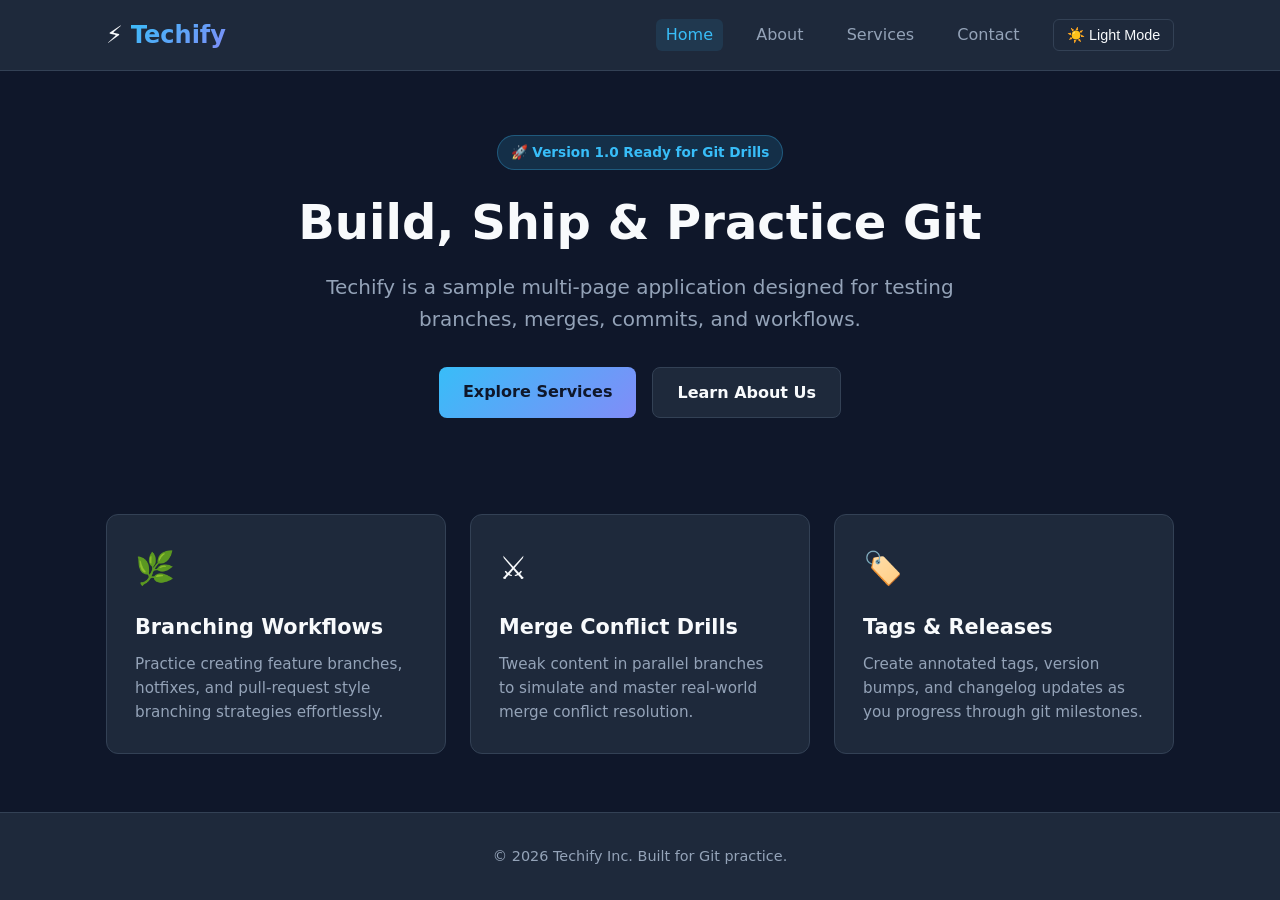
<file: index.html>
<!DOCTYPE html>
<html lang="en" data-theme="dark">
<head>
  <meta charset="UTF-8">
  <meta name="viewport" content="width=device-width, initial-scale=1.0">
  <title>Techify - Modern Developer Platform</title>
  <link rel="stylesheet" href="css/styles.css">
</head>
<body>
  <!-- Header / Navigation -->
  <header>
    <div class="container navbar">
      <a href="index.html" class="logo">⚡ <span>Techify</span></a>
      <nav>
        <ul class="nav-links">
          <li><a href="index.html">Home</a></li>
          <li><a href="about.html">About</a></li>
          <li><a href="services.html">Services</a></li>
          <li><a href="contact.html">Contact</a></li>
          <li><button id="theme-toggle" class="theme-toggle-btn">☀️ Light Mode</button></li>
        </ul>
      </nav>
    </div>
  </header>

  <!-- Hero Section -->
  <main class="container">
    <section class="hero">
      <span class="badge">🚀 Version 1.0 Ready for Git Drills</span>
      <h1>Build, Ship & Practice Git</h1>
      <p>Techify is a sample multi-page application designed for testing branches, merges, commits, and workflows.</p>
      <div class="cta-group">
        <a href="services.html" class="btn btn-primary">Explore Services</a>
        <a href="about.html" class="btn btn-secondary">Learn About Us</a>
      </div>
    </section>

    <!-- Highlights Grid -->
    <section>
      <div class="grid">
        <div class="card">
          <div class="card-icon">🌿</div>
          <h3>Branching Workflows</h3>
          <p>Practice creating feature branches, hotfixes, and pull-request style branching strategies effortlessly.</p>
        </div>
        <div class="card">
          <div class="card-icon">⚔️</div>
          <h3>Merge Conflict Drills</h3>
          <p>Tweak content in parallel branches to simulate and master real-world merge conflict resolution.</p>
        </div>
        <div class="card">
          <div class="card-icon">🏷️</div>
          <h3>Tags & Releases</h3>
          <p>Create annotated tags, version bumps, and changelog updates as you progress through git milestones.</p>
        </div>
      </div>
    </section>
  </main>

  <!-- Footer -->
  <footer>
    <div class="container">
      <p>&copy; <span id="current-year">2026</span> Techify Inc. Built for Git practice.</p>
    </div>
  </footer>

  <script src="js/app.js"></script>
</body>
</html>
</file>
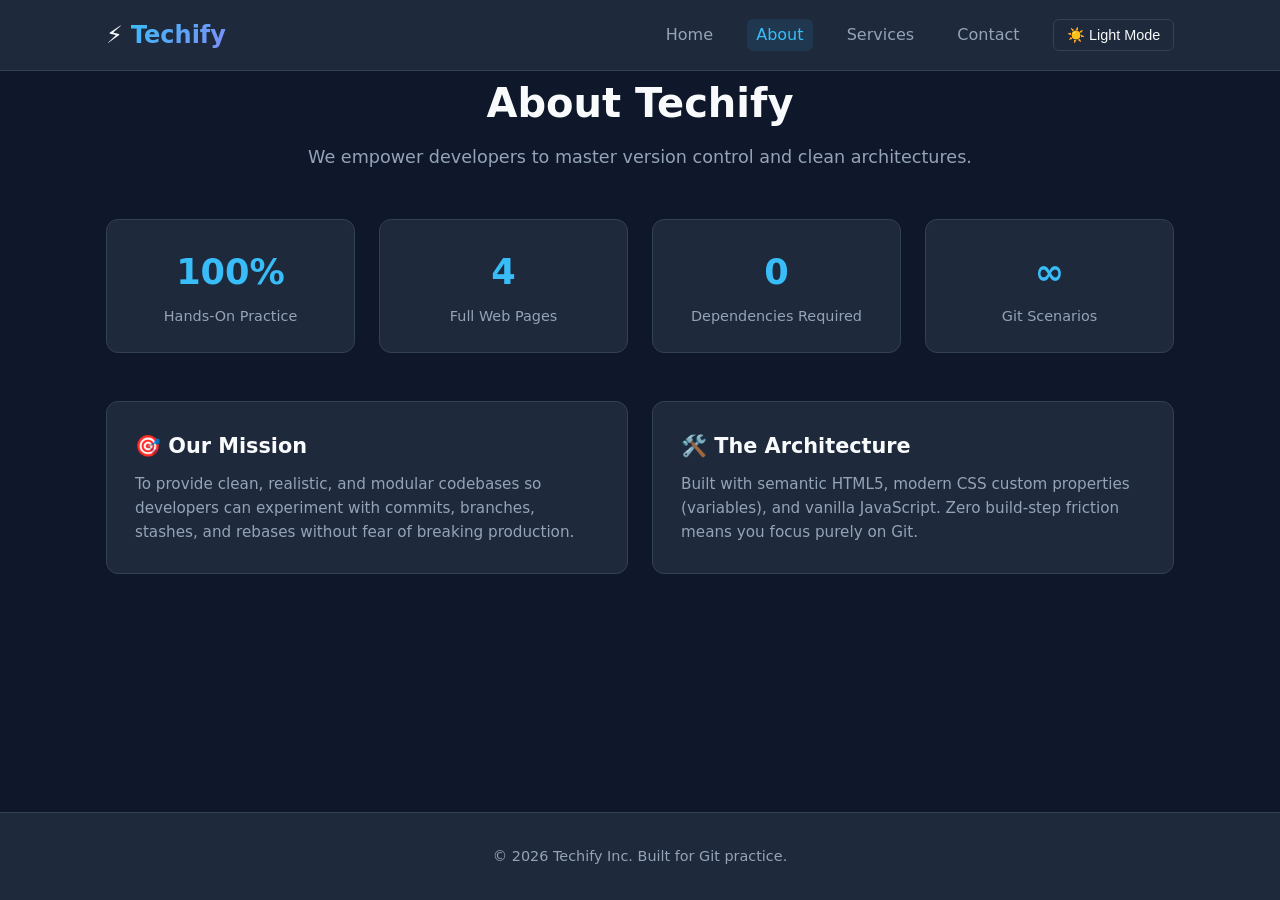
<file: about.html>
<!DOCTYPE html>
<html lang="en" data-theme="dark">
<head>
  <meta charset="UTF-8">
  <meta name="viewport" content="width=device-width, initial-scale=1.0">
  <title>About Us - Techify</title>
  <link rel="stylesheet" href="css/styles.css">
</head>
<body>
  <!-- Header / Navigation -->
  <header>
    <div class="container navbar">
      <a href="index.html" class="logo">⚡ <span>Techify</span></a>
      <nav>
        <ul class="nav-links">
          <li><a href="index.html">Home</a></li>
          <li><a href="about.html">About</a></li>
          <li><a href="services.html">Services</a></li>
          <li><a href="contact.html">Contact</a></li>
          <li><button id="theme-toggle" class="theme-toggle-btn">☀️ Light Mode</button></li>
        </ul>
      </nav>
    </div>
  </header>

  <main class="container">
    <div class="page-header">
      <h1>About Techify</h1>
      <p>We empower developers to master version control and clean architectures.</p>
    </div>

    <!-- Stats -->
    <div class="stats-grid">
      <div class="stat-item">
        <div class="stat-number">100%</div>
        <div class="stat-label">Hands-On Practice</div>
      </div>
      <div class="stat-item">
        <div class="stat-number">4</div>
        <div class="stat-label">Full Web Pages</div>
      </div>
      <div class="stat-item">
        <div class="stat-number">0</div>
        <div class="stat-label">Dependencies Required</div>
      </div>
      <div class="stat-item">
        <div class="stat-number">∞</div>
        <div class="stat-label">Git Scenarios</div>
      </div>
    </div>

    <!-- Our Story -->
    <div class="grid">
      <div class="card">
        <h3>🎯 Our Mission</h3>
        <p>To provide clean, realistic, and modular codebases so developers can experiment with commits, branches, stashes, and rebases without fear of breaking production.</p>
      </div>
      <div class="card">
        <h3>🛠️ The Architecture</h3>
        <p>Built with semantic HTML5, modern CSS custom properties (variables), and vanilla JavaScript. Zero build-step friction means you focus purely on Git.</p>
      </div>
    </div>
  </main>

  <footer>
    <div class="container">
      <p>&copy; <span id="current-year">2026</span> Techify Inc. Built for Git practice.</p>
    </div>
  </footer>

  <script src="js/app.js"></script>
</body>
</html>
</file>
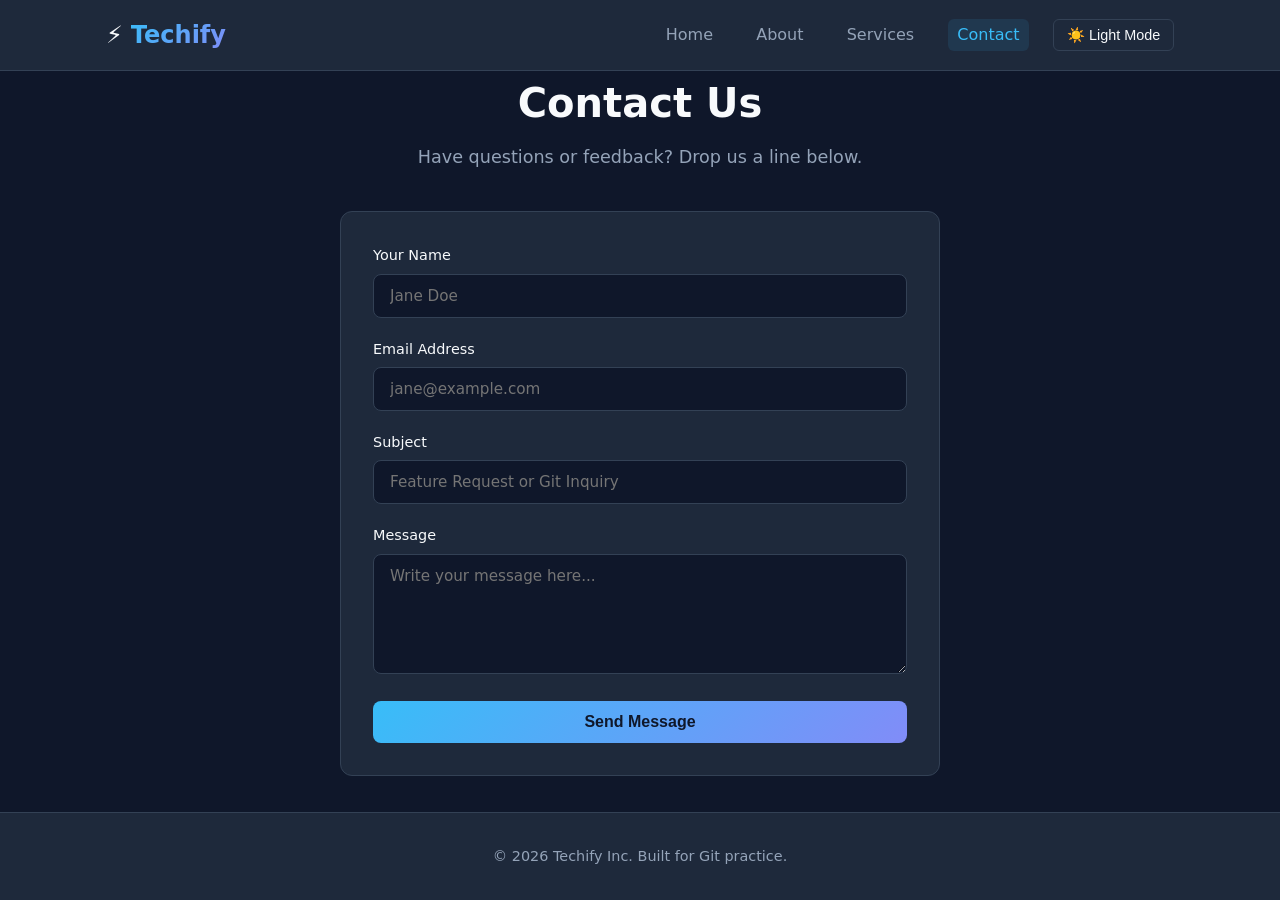
<file: contact.html>
<!DOCTYPE html>
<html lang="en" data-theme="dark">
<head>
  <meta charset="UTF-8">
  <meta name="viewport" content="width=device-width, initial-scale=1.0">
  <title>Contact Us - Techify</title>
  <link rel="stylesheet" href="css/styles.css">
</head>
<body>
  <!-- Header / Navigation -->
  <header>
    <div class="container navbar">
      <a href="index.html" class="logo">⚡ <span>Techify</span></a>
      <nav>
        <ul class="nav-links">
          <li><a href="index.html">Home</a></li>
          <li><a href="about.html">About</a></li>
          <li><a href="services.html">Services</a></li>
          <li><a href="contact.html">Contact</a></li>
          <li><button id="theme-toggle" class="theme-toggle-btn">☀️ Light Mode</button></li>
        </ul>
      </nav>
    </div>
  </header>

  <main class="container">
    <div class="page-header">
      <h1>Contact Us</h1>
      <p>Have questions or feedback? Drop us a line below.</p>
    </div>

    <div class="form-container">
      <div id="form-alert" class="alert alert-success"></div>

      <form id="contact-form">
        <div class="form-group">
          <label for="name">Your Name</label>
          <input type="text" id="name" class="form-control" placeholder="Jane Doe" required>
        </div>

        <div class="form-group">
          <label for="email">Email Address</label>
          <input type="email" id="email" class="form-control" placeholder="jane@example.com" required>
        </div>

        <div class="form-group">
          <label for="subject">Subject</label>
          <input type="text" id="subject" class="form-control" placeholder="Feature Request or Git Inquiry" required>
        </div>

        <div class="form-group">
          <label for="message">Message</label>
          <textarea id="message" class="form-control" placeholder="Write your message here..." required></textarea>
        </div>

        <button type="submit" class="btn btn-primary" style="width: 100%;">Send Message</button>
      </form>
    </div>
  </main>

  <footer>
    <div class="container">
      <p>&copy; <span id="current-year">2026</span> Techify Inc. Built for Git practice.</p>
    </div>
  </footer>

  <script src="js/app.js"></script>
</body>
</html>
</file>
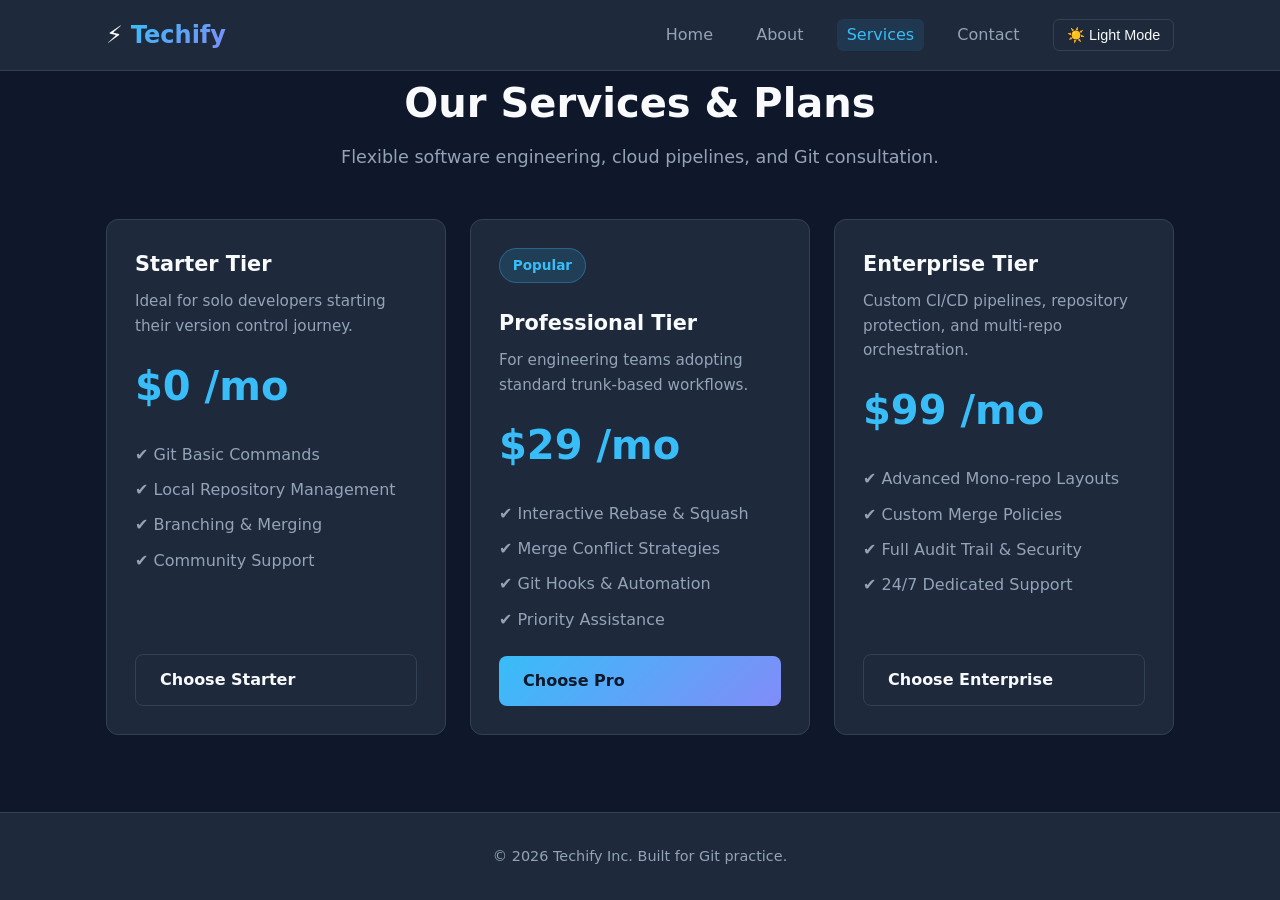
<file: services.html>
<!DOCTYPE html>
<html lang="en" data-theme="dark">
<head>
  <meta charset="UTF-8">
  <meta name="viewport" content="width=device-width, initial-scale=1.0">
  <title>Services & Solutions - Techify</title>
  <link rel="stylesheet" href="css/styles.css">
</head>
<body>
  <!-- Header / Navigation -->
  <header>
    <div class="container navbar">
      <a href="index.html" class="logo">⚡ <span>Techify</span></a>
      <nav>
        <ul class="nav-links">
          <li><a href="index.html">Home</a></li>
          <li><a href="about.html">About</a></li>
          <li><a href="services.html">Services</a></li>
          <li><a href="contact.html">Contact</a></li>
          <li><button id="theme-toggle" class="theme-toggle-btn">☀️ Light Mode</button></li>
        </ul>
      </nav>
    </div>
  </header>

  <main class="container">
    <div class="page-header">
      <h1>Our Services & Plans</h1>
      <p>Flexible software engineering, cloud pipelines, and Git consultation.</p>
    </div>

    <!-- Pricing / Service Cards -->
    <div class="grid">
      <div class="card pricing-card">
        <div>
          <h3>Starter Tier</h3>
          <p>Ideal for solo developers starting their version control journey.</p>
          <div class="pricing-price">$0 <span>/mo</span></div>
          <ul class="pricing-features">
            <li>✔ Git Basic Commands</li>
            <li>✔ Local Repository Management</li>
            <li>✔ Branching & Merging</li>
            <li>✔ Community Support</li>
          </ul>
        </div>
        <a href="contact.html" class="btn btn-secondary">Choose Starter</a>
      </div>

      <div class="card pricing-card">
        <div>
          <span class="badge">Popular</span>
          <h3>Professional Tier</h3>
          <p>For engineering teams adopting standard trunk-based workflows.</p>
          <div class="pricing-price">$29 <span>/mo</span></div>
          <ul class="pricing-features">
            <li>✔ Interactive Rebase & Squash</li>
            <li>✔ Merge Conflict Strategies</li>
            <li>✔ Git Hooks & Automation</li>
            <li>✔ Priority Assistance</li>
          </ul>
        </div>
        <a href="contact.html" class="btn btn-primary">Choose Pro</a>
      </div>

      <div class="card pricing-card">
        <div>
          <h3>Enterprise Tier</h3>
          <p>Custom CI/CD pipelines, repository protection, and multi-repo orchestration.</p>
          <div class="pricing-price">$99 <span>/mo</span></div>
          <ul class="pricing-features">
            <li>✔ Advanced Mono-repo Layouts</li>
            <li>✔ Custom Merge Policies</li>
            <li>✔ Full Audit Trail & Security</li>
            <li>✔ 24/7 Dedicated Support</li>
          </ul>
        </div>
        <a href="contact.html" class="btn btn-secondary">Choose Enterprise</a>
      </div>
    </div>
  </main>

  <footer>
    <div class="container">
      <p>&copy; <span id="current-year">2026</span> Techify Inc. Built for Git practice.</p>
    </div>
  </footer>

  <script src="js/app.js"></script>
</body>
</html>
</file>
<file: css/styles.css>
:root {
  --bg-primary: #0f172a;
  --bg-secondary: #1e293b;
  --bg-card: #1e293b;
  --text-primary: #f8fafc;
  --text-muted: #94a3b8;
  --accent: #38bdf8;
  --accent-hover: #0ea5e9;
  --accent-gradient: linear-gradient(135deg, #38bdf8, #818cf8);
  --border: #334155;
  --font-sans: system-ui, -apple-system, BlinkMacSystemFont, 'Segoe UI', Roboto, Oxygen, Ubuntu, Cantarell, sans-serif;
  --container-max: 1100px;
}

[data-theme="light"] {
  --bg-primary: #f8fafc;
  --bg-secondary: #f1f5f9;
  --bg-card: #ffffff;
  --text-primary: #0f172a;
  --text-muted: #64748b;
  --accent: #0284c7;
  --accent-hover: #0369a1;
  --accent-gradient: linear-gradient(135deg, #0284c7, #6366f1);
  --border: #e2e8f0;
}

* {
  box-sizing: border-box;
  margin: 0;
  padding: 0;
}

body {
  font-family: var(--font-sans);
  background-color: var(--bg-primary);
  color: var(--text-primary);
  line-height: 1.6;
  min-height: 100vh;
  display: flex;
  flex-direction: column;
  transition: background-color 0.25s ease, color 0.25s ease;
}

.container {
  width: 90%;
  max-width: var(--container-max);
  margin: 0 auto;
  padding: 0 1rem;
}

/* Header & Navigation */
header {
  background-color: var(--bg-secondary);
  border-bottom: 1px solid var(--border);
  position: sticky;
  top: 0;
  z-index: 100;
}

.navbar {
  display: flex;
  justify-content: space-between;
  align-items: center;
  height: 70px;
}

.logo {
  font-size: 1.5rem;
  font-weight: 800;
  color: var(--text-primary);
  text-decoration: none;
  display: flex;
  align-items: center;
  gap: 0.5rem;
}

.logo span {
  background: var(--accent-gradient);
  -webkit-background-clip: text;
  -webkit-text-fill-color: transparent;
}

.nav-links {
  display: flex;
  list-style: none;
  gap: 1.5rem;
  align-items: center;
}

.nav-links a {
  color: var(--text-muted);
  text-decoration: none;
  font-weight: 500;
  transition: color 0.2s;
  padding: 0.4rem 0.6rem;
  border-radius: 6px;
}

.nav-links a:hover,
.nav-links a.active {
  color: var(--accent);
  background-color: rgba(56, 189, 248, 0.1);
}

.theme-toggle-btn {
  background: none;
  border: 1px solid var(--border);
  color: var(--text-primary);
  cursor: pointer;
  padding: 0.4rem 0.8rem;
  border-radius: 6px;
  font-size: 0.9rem;
  display: flex;
  align-items: center;
  gap: 0.3rem;
  transition: all 0.2s;
}

.theme-toggle-btn:hover {
  border-color: var(--accent);
}

/* Main Content */
main {
  flex: 1;
  padding: 3rem 0;
}

/* Hero Section */
.hero {
  text-align: center;
  padding: 4rem 1rem 3rem;
}

.badge {
  display: inline-block;
  padding: 0.35rem 0.8rem;
  background-color: rgba(56, 189, 248, 0.15);
  color: var(--accent);
  border-radius: 9999px;
  font-size: 0.85rem;
  font-weight: 600;
  margin-bottom: 1.5rem;
  border: 1px solid rgba(56, 189, 248, 0.3);
}

.hero h1 {
  font-size: 3rem;
  line-height: 1.2;
  margin-bottom: 1.2rem;
  font-weight: 800;
}

.hero p {
  color: var(--text-muted);
  font-size: 1.25rem;
  max-width: 650px;
  margin: 0 auto 2rem;
}

.cta-group {
  display: flex;
  gap: 1rem;
  justify-content: center;
  flex-wrap: wrap;
}

.btn {
  display: inline-block;
  padding: 0.75rem 1.5rem;
  border-radius: 8px;
  font-weight: 600;
  text-decoration: none;
  cursor: pointer;
  border: none;
  transition: all 0.2s ease;
  font-size: 1rem;
}

.btn-primary {
  background: var(--accent-gradient);
  color: #0f172a;
}

.btn-primary:hover {
  opacity: 0.95;
  transform: translateY(-1px);
}

.btn-secondary {
  background-color: var(--bg-card);
  color: var(--text-primary);
  border: 1px solid var(--border);
}

.btn-secondary:hover {
  border-color: var(--accent);
}

/* Grid & Cards */
.grid {
  display: grid;
  grid-template-columns: repeat(auto-fit, minmax(280px, 1fr));
  gap: 1.5rem;
  margin: 3rem 0;
}

.card {
  background-color: var(--bg-card);
  border: 1px solid var(--border);
  border-radius: 12px;
  padding: 1.75rem;
  transition: transform 0.2s, border-color 0.2s;
}

.card:hover {
  transform: translateY(-3px);
  border-color: var(--accent);
}

.card-icon {
  font-size: 2rem;
  margin-bottom: 1rem;
}

.card h3 {
  font-size: 1.3rem;
  margin-bottom: 0.5rem;
}

.card p {
  color: var(--text-muted);
  font-size: 0.95rem;
}

/* Page Headers */
.page-header {
  margin-bottom: 2.5rem;
  text-align: center;
}

.page-header h1 {
  font-size: 2.5rem;
  margin-bottom: 0.5rem;
}

.page-header p {
  color: var(--text-muted);
  font-size: 1.1rem;
}

/* Pricing Grid */
.pricing-card {
  display: flex;
  flex-direction: column;
  justify-content: space-between;
}

.pricing-price {
  font-size: 2.5rem;
  font-weight: 800;
  margin: 1rem 0;
  color: var(--accent);
}

.pricing-features {
  list-style: none;
  margin: 1.5rem 0;
  display: flex;
  flex-direction: column;
  gap: 0.6rem;
  color: var(--text-muted);
}

/* Forms */
.form-container {
  max-width: 600px;
  margin: 0 auto;
  background-color: var(--bg-card);
  border: 1px solid var(--border);
  border-radius: 12px;
  padding: 2rem;
}

.form-group {
  margin-bottom: 1.25rem;
}

.form-group label {
  display: block;
  font-weight: 500;
  margin-bottom: 0.4rem;
  font-size: 0.9rem;
}

.form-control {
  width: 100%;
  padding: 0.75rem 1rem;
  background-color: var(--bg-primary);
  border: 1px solid var(--border);
  border-radius: 8px;
  color: var(--text-primary);
  font-family: inherit;
  font-size: 0.95rem;
}

.form-control:focus {
  outline: none;
  border-color: var(--accent);
}

textarea.form-control {
  resize: vertical;
  min-height: 120px;
}

.alert {
  padding: 1rem;
  border-radius: 8px;
  margin-bottom: 1.5rem;
  display: none;
}

.alert-success {
  background-color: rgba(34, 197, 94, 0.15);
  border: 1px solid rgba(34, 197, 94, 0.4);
  color: #4ade80;
}

/* Stats */
.stats-grid {
  display: grid;
  grid-template-columns: repeat(auto-fit, minmax(180px, 1fr));
  gap: 1.5rem;
  text-align: center;
  margin: 3rem 0;
}

.stat-item {
  background-color: var(--bg-card);
  border: 1px solid var(--border);
  border-radius: 12px;
  padding: 1.5rem;
}

.stat-number {
  font-size: 2.2rem;
  font-weight: 800;
  color: var(--accent);
}

.stat-label {
  color: var(--text-muted);
  font-size: 0.9rem;
  margin-top: 0.3rem;
}

/* Footer */
footer {
  background-color: var(--bg-secondary);
  border-top: 1px solid var(--border);
  padding: 2rem 0;
  text-align: center;
  color: var(--text-muted);
  font-size: 0.9rem;
}

footer a {
  color: var(--accent);
  text-decoration: none;
}

@media (max-width: 768px) {
  .hero h1 {
    font-size: 2.2rem;
  }
  .nav-links {
    gap: 0.8rem;
    font-size: 0.9rem;
  }
}
</file>
